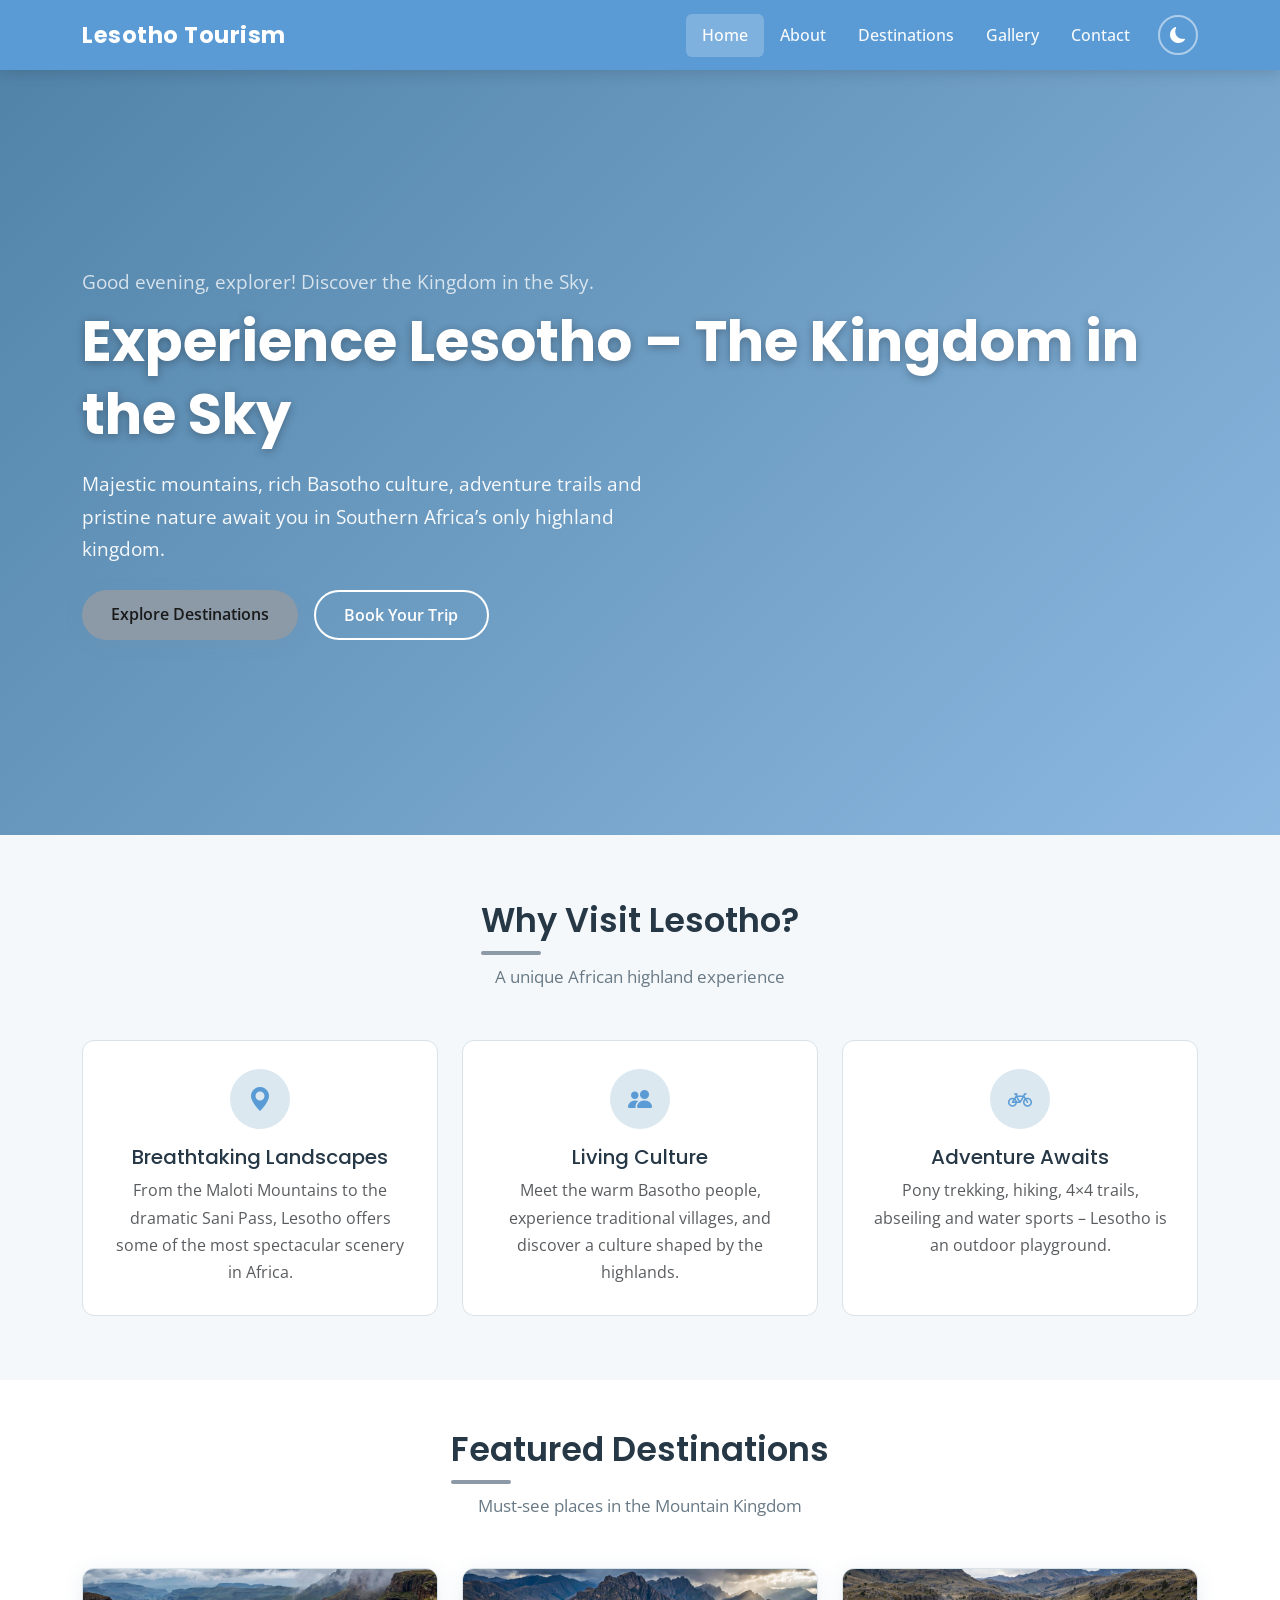
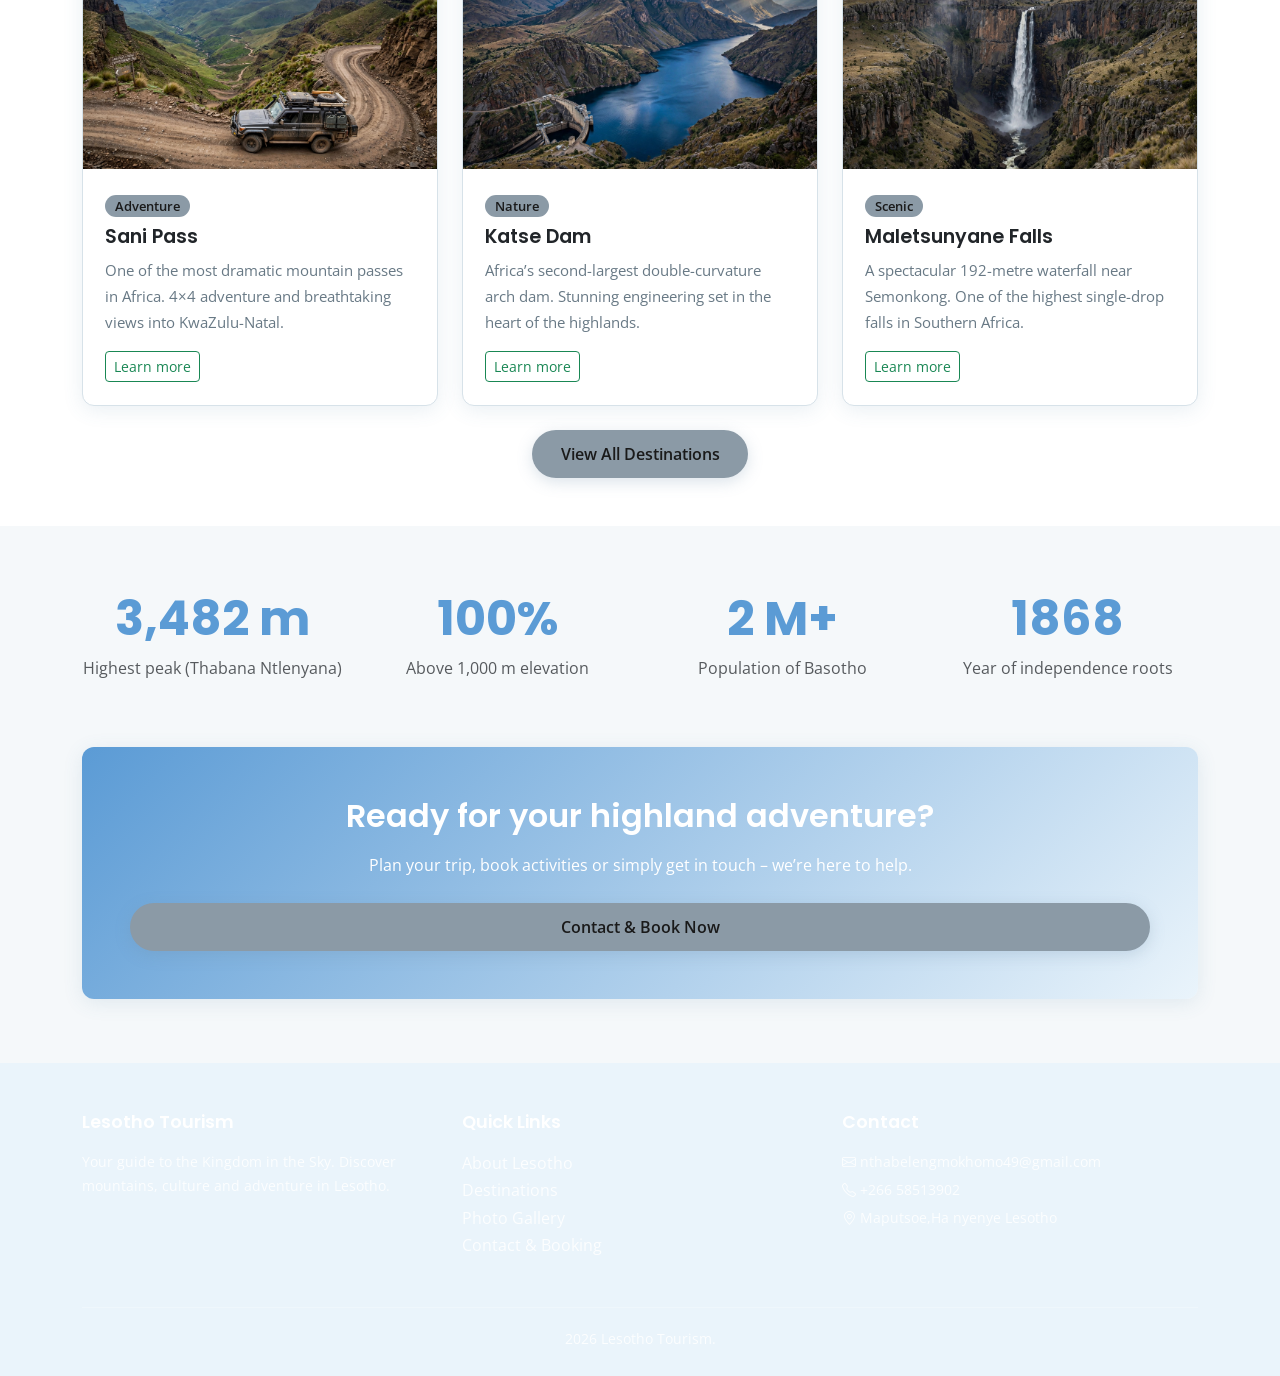
<file: index.html>
<!DOCTYPE html>
<html lang="en" data-theme="light">
<head>
  <meta charset="UTF-8">
  <meta name="viewport" content="width=device-width, initial-scale=1.0">
  <meta name="description" content="Discover Lesotho - The Kingdom in the Sky. Explore destinations, activities, accommodation and book your adventure.">
  <title>Lesotho Tourism | Kingdom in the Sky</title>

  <link href="https://cdn.jsdelivr.net/npm/bootstrap@5.3.3/dist/css/bootstrap.min.css" rel="stylesheet">
  <link href="https://cdn.jsdelivr.net/npm/bootstrap-icons@1.11.3/font/bootstrap-icons.min.css" rel="stylesheet">
  <link href="https://fonts.googleapis.com/css2?family=Poppins:wght@400;500;600;700&family=Open+Sans:wght@400;500;600&display=swap" rel="stylesheet">
  <link rel="stylesheet" href="styles.css">
</head>
<body>
  <header>
    <nav class="navbar navbar-expand-lg navbar-custom sticky-top">
      <div class="container">
        <a class="navbar-brand" href="index.html">
          <i class="bi bi-mountain"></i> Lesotho Tourism
        </a>
        <button class="navbar-toggler" type="button" data-bs-toggle="collapse" data-bs-target="#mainNav" aria-controls="mainNav" aria-expanded="false" aria-label="Toggle navigation">
          <span class="navbar-toggler-icon"></span>
        </button>
        <div class="collapse navbar-collapse" id="mainNav">
          <ul class="navbar-nav ms-auto align-items-lg-center">
            <li class="nav-item"><a class="nav-link active" href="index.html">Home</a></li>
            <li class="nav-item"><a class="nav-link" href="about.html">About</a></li>
            <li class="nav-item"><a class="nav-link" href="destinations.html">Destinations</a></li>
            <li class="nav-item"><a class="nav-link" href="gallery.html">Gallery</a></li>
            <li class="nav-item"><a class="nav-link" href="contact.html">Contact</a></li>
            <li class="nav-item">
              <button class="theme-toggle" id="themeToggle" title="Toggle dark mode" aria-label="Toggle dark/light mode">
                <i class="bi bi-moon-fill"></i>
              </button>
            </li>
          </ul>
        </div>
      </div>
    </nav>
  </header>

  <main>
    <section class="hero">
      <div class="container">
        <div class="hero-content">
          <p class="mb-2 opacity-75" id="dynamicWelcome">Welcome, explorer! Discover the Kingdom in the Sky.</p>
          <h1>Experience Lesotho – The Kingdom in the Sky</h1>
          <p class="mt-3 mb-4">Majestic mountains, rich Basotho culture, adventure trails and pristine nature await you in Southern Africa’s only highland kingdom.</p>
          <div class="d-flex flex-wrap gap-3">
            <a href="destinations.html" class="btn btn-hero">Explore Destinations</a>
            <a href="contact.html" class="btn btn-outline-hero">Book Your Trip</a>
          </div>
        </div>
      </div>
    </section>
    <section class="container mt-section mb-section">
      <div class="text-center mb-5">
        <h2 class="section-title">Why Visit Lesotho?</h2>
        <p class="section-subtitle">A unique African highland experience</p>
      </div>
      <div class="row g-4">
        <div class="col-md-4">
          <article class="feature-box">
            <div class="icon"><i class="bi bi-geo-alt-fill"></i></div>
            <h3 class="h5">Breathtaking Landscapes</h3>
            <p class="text-muted mb-0">From the Maloti Mountains to the dramatic Sani Pass, Lesotho offers some of the most spectacular scenery in Africa.</p>
          </article>
        </div>
        <div class="col-md-4">
          <article class="feature-box">
            <div class="icon"><i class="bi bi-people-fill"></i></div>
            <h3 class="h5">Living Culture</h3>
            <p class="text-muted mb-0">Meet the warm Basotho people, experience traditional villages, and discover a culture shaped by the highlands.</p>
          </article>
        </div>
        <div class="col-md-4">
          <article class="feature-box">
            <div class="icon"><i class="bi bi-bicycle"></i></div>
            <h3 class="h5">Adventure Awaits</h3>
            <p class="text-muted mb-0">Pony trekking, hiking, 4×4 trails, abseiling and water sports – Lesotho is an outdoor playground.</p>
          </article>
        </div>
      </div>
    </section>
    <section class="bg-section py-5">
      <div class="container">
        <div class="text-center mb-5">
          <h2 class="section-title">Featured Destinations</h2>
          <p class="section-subtitle">Must-see places in the Mountain Kingdom</p>
        </div>
        <div class="row g-4">
          <div class="col-md-4">
            <article class="card card-custom">
              <img src="Sani-pass.jpg.jpg" class="card-img-top" alt="Sani Pass mountain road">
              <div class="card-body">
                <span class="badge badge-custom mb-2">Adventure</span>
                <h3 class="card-title">Sani Pass</h3>
                <p class="card-text">One of the most dramatic mountain passes in Africa. 4×4 adventure and breathtaking views into KwaZulu-Natal.</p>
                <a href="destinations.html" class="btn btn-sm btn-outline-success">Learn more</a>
              </div>
            </article>
          </div>
          <div class="col-md-4">
            <article class="card card-custom">
              <img src="katse dam.jpg" class="card-img-top" alt="Katse Dam reservoir">
              <div class="card-body">
                <span class="badge badge-custom mb-2">Nature</span>
                <h3 class="card-title">Katse Dam</h3>
                <p class="card-text">Africa’s second-largest double-curvature arch dam. Stunning engineering set in the heart of the highlands.</p>
                <a href="destinations.html" class="btn btn-sm btn-outline-success">Learn more</a>
              </div>
            </article>
          </div>
          <div class="col-md-4">
            <article class="card card-custom">
              <img src="maletsunyane fall.jpg.jpg" class="card-img-top" alt="Maletsunyane Falls waterfall">
              <div class="card-body">
                <span class="badge badge-custom mb-2">Scenic</span>
                <h3 class="card-title">Maletsunyane Falls</h3>
                <p class="card-text">A spectacular 192-metre waterfall near Semonkong. One of the highest single-drop falls in Southern Africa.</p>
                <a href="destinations.html" class="btn btn-sm btn-outline-success">Learn more</a>
              </div>
            </article>
          </div>
        </div>
        <div class="text-center mt-4">
          <a href="destinations.html" class="btn btn-hero">View All Destinations</a>
        </div>
      </div>
    </section>
    <section class="container mt-section mb-section">
      <div class="row text-center g-4">
        <div class="col-6 col-md-3">
          <h3 class="display-5 fw-bold text-primary-custom">3,482 m</h3>
          <p class="text-muted mb-0">Highest peak (Thabana Ntlenyana)</p>
        </div>
        <div class="col-6 col-md-3">
          <h3 class="display-5 fw-bold text-primary-custom">100%</h3>
          <p class="text-muted mb-0">Above 1,000 m elevation</p>
        </div>
        <div class="col-6 col-md-3">
          <h3 class="display-5 fw-bold text-primary-custom">2 M+</h3>
          <p class="text-muted mb-0">Population of Basotho</p>
        </div>
        <div class="col-6 col-md-3">
          <h3 class="display-5 fw-bold text-primary-custom">1868</h3>
          <p class="text-muted mb-0">Year of independence roots</p>
        </div>
      </div>
    </section>
    <section class="container mb-section">
      <div class="card card-custom p-4 p-md-5 text-center" style="background: linear-gradient(135deg, var(--primary), var(--primary-dark)); border: none;">
        <h2 class="text-white mb-3">Ready for your highland adventure?</h2>
        <p class="text-white opacity-90 mb-4">Plan your trip, book activities or simply get in touch – we’re here to help.</p>
        <a href="contact.html" class="btn btn-hero">Contact & Book Now</a>
      </div>
    </section>
  </main>
  <footer class="footer">
    <div class="container">
      <div class="row g-4">
        <div class="col-md-4">
          <h5><i class="bi bi-mountain"></i> Lesotho Tourism</h5>
          <p class="small">Your guide to the Kingdom in the Sky. Discover mountains, culture and adventure in Lesotho.</p>
        </div>
        <div class="col-md-4">
          <h5>Quick Links</h5>
          <ul class="list-unstyled">
            <li><a href="about.html">About Lesotho</a></li>
            <li><a href="destinations.html">Destinations</a></li>
            <li><a href="gallery.html">Photo Gallery</a></li>
            <li><a href="contact.html">Contact & Booking</a></li>
          </ul>
        </div>
        <div class="col-md-4">
          <h5>Contact</h5>
          <p class="small mb-1"><i class="bi bi-envelope"></i> nthabelengmokhomo49@gmail.com</p>
          <p class="small mb-1"><i class="bi bi-telephone"></i> +266 58513902</p>
          <p class="small"><i class="bi bi-geo-alt"></i> Maputsoe,Ha nyenye Lesotho</p>
        </div>
      </div>
      <div class="footer-bottom text-center">
        <p class="mb-0"> 2026 Lesotho Tourism.</p>
      </div>
    </div>
  </footer>
  <script src="https://cdn.jsdelivr.net/npm/bootstrap@5.3.3/dist/js/bootstrap.bundle.min.js"></script>
  <script src="main.js"></script>
</body>
</html>
</file>
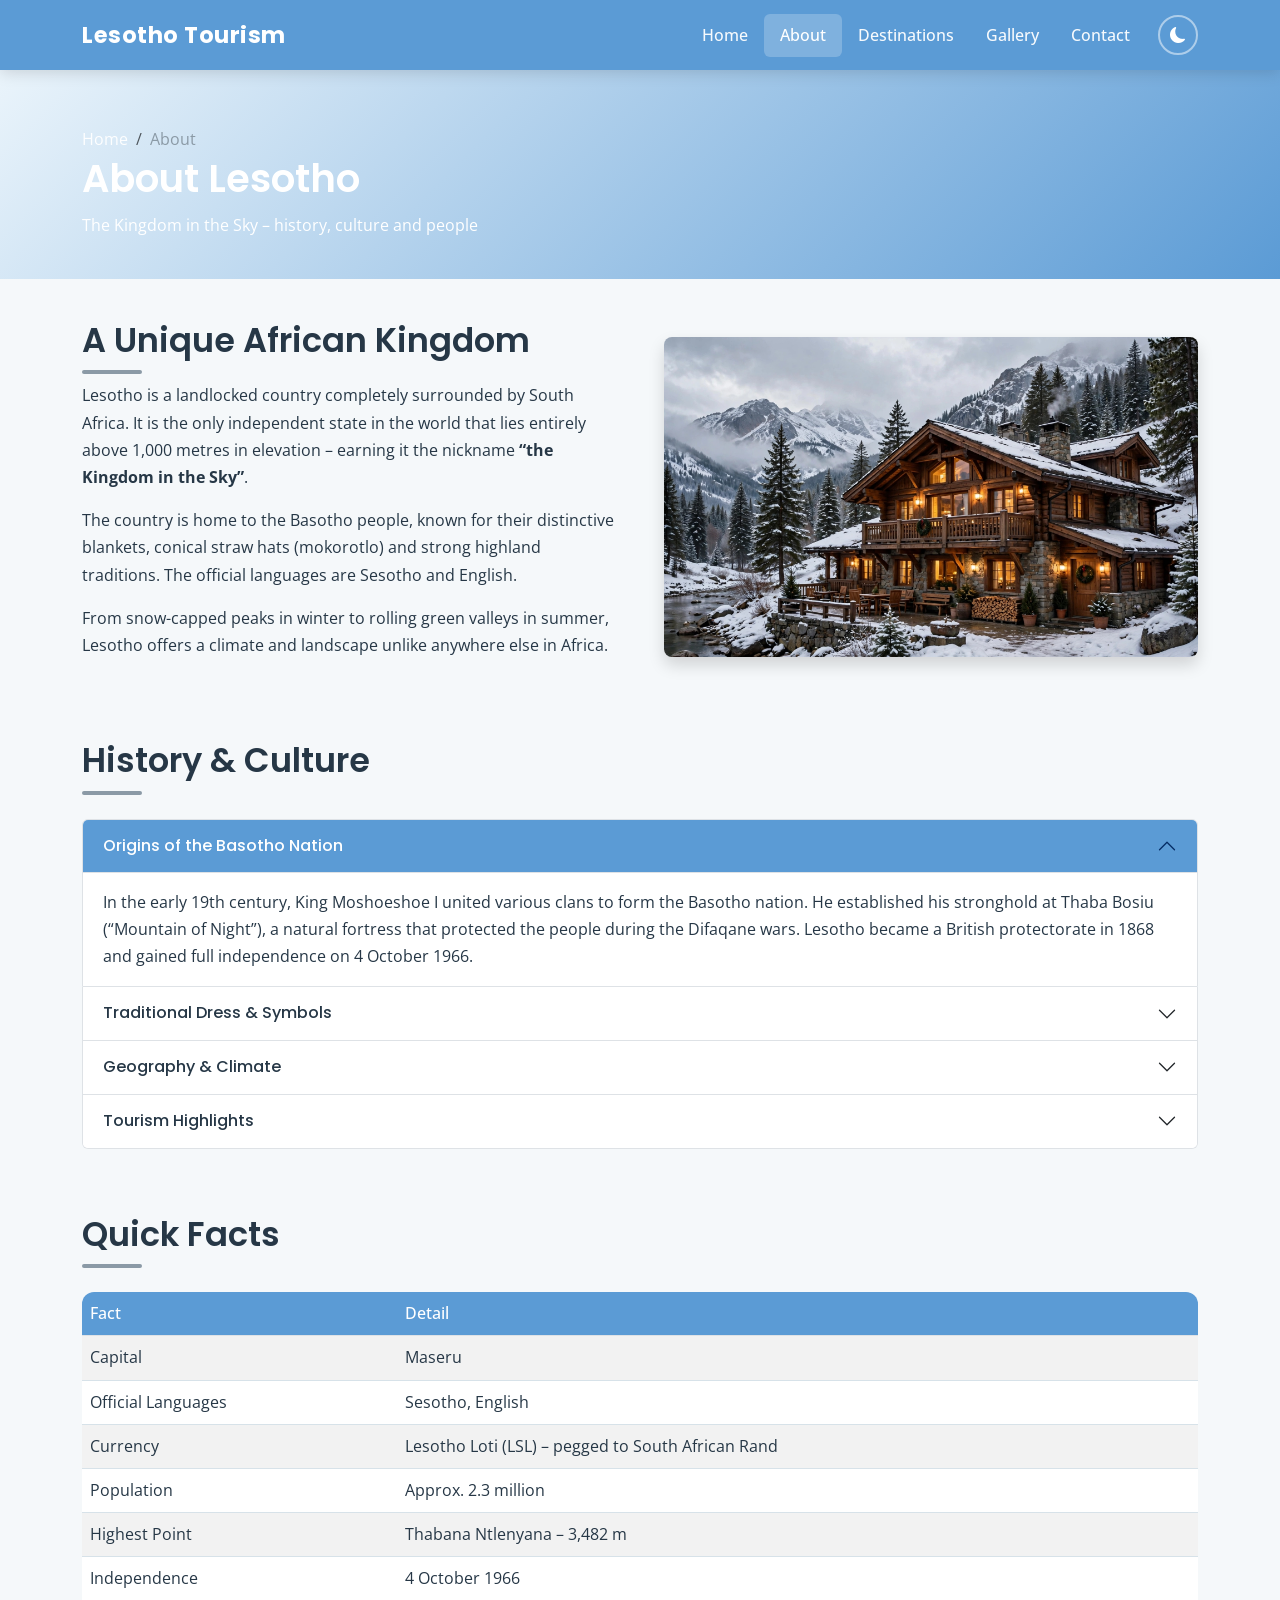
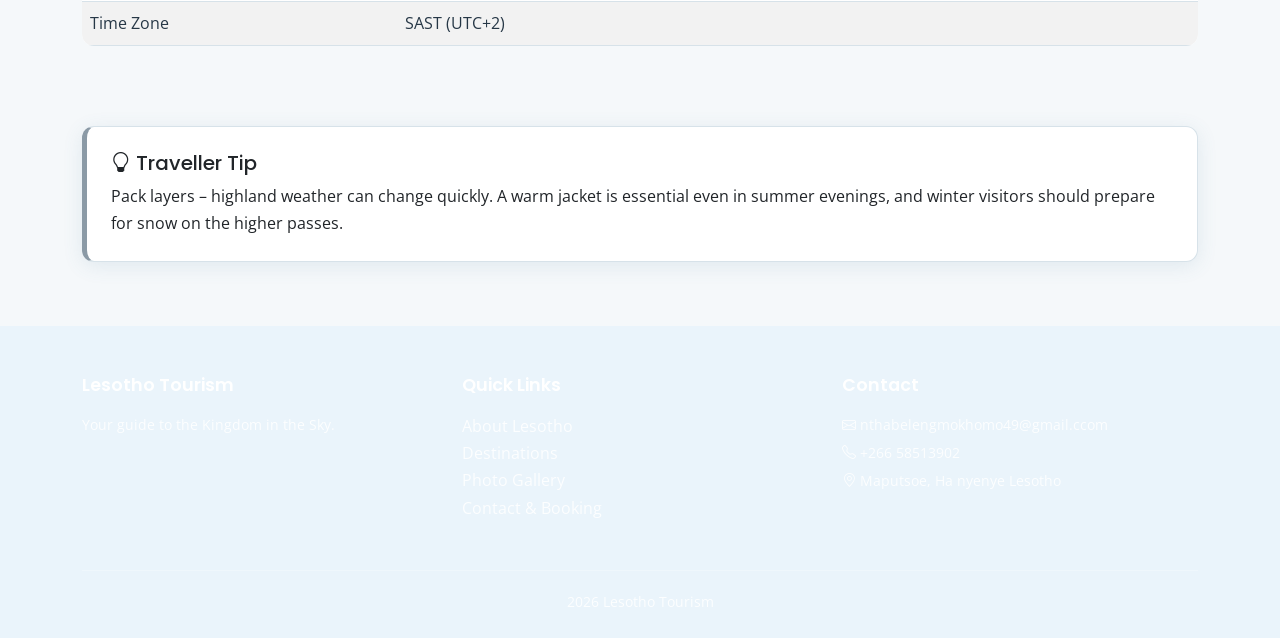
<file: about.html>
<!DOCTYPE html>
<html lang="en" data-theme="light">
<head>
  <meta charset="UTF-8">
  <meta name="viewport" content="width=device-width, initial-scale=1.0">
  <meta name="description" content="Learn about Lesotho – history, culture, people and why it is called the Kingdom in the Sky.">
  <title>About Lesotho | Lesotho Tourism</title>
  <link href="https://cdn.jsdelivr.net/npm/bootstrap@5.3.3/dist/css/bootstrap.min.css" rel="stylesheet">
  <link href="https://cdn.jsdelivr.net/npm/bootstrap-icons@1.11.3/font/bootstrap-icons.min.css" rel="stylesheet">
  <link href="https://fonts.googleapis.com/css2?family=Poppins:wght@400;500;600;700&family=Open+Sans:wght@400;500;600&display=swap" rel="stylesheet">
  <link rel="stylesheet" href="styles.css">
</head>
<body>

  <header>
    <nav class="navbar navbar-expand-lg navbar-custom sticky-top">
      <div class="container">
        <a class="navbar-brand" href="index.html"><i class="bi bi-mountain"></i> Lesotho Tourism</a>
        <button class="navbar-toggler" type="button" data-bs-toggle="collapse" data-bs-target="#mainNav" aria-controls="mainNav" aria-expanded="false" aria-label="Toggle navigation">
          <span class="navbar-toggler-icon"></span>
        </button>
        <div class="collapse navbar-collapse" id="mainNav">
          <ul class="navbar-nav ms-auto align-items-lg-center">
            <li class="nav-item"><a class="nav-link" href="index.html">Home</a></li>
            <li class="nav-item"><a class="nav-link active" href="about.html">About</a></li>
            <li class="nav-item"><a class="nav-link" href="destinations.html">Destinations</a></li>
            <li class="nav-item"><a class="nav-link" href="gallery.html">Gallery</a></li>
            <li class="nav-item"><a class="nav-link" href="contact.html">Contact</a></li>
            <li class="nav-item">
              <button class="theme-toggle" id="themeToggle" title="Toggle dark mode" aria-label="Toggle dark/light mode">
                <i class="bi bi-moon-fill"></i>
              </button>
            </li>
          </ul>
        </div>
      </div>
    </nav>
  </header>

  <main>
    <section class="page-header">
      <div class="container">
        <nav aria-label="breadcrumb">
          <ol class="breadcrumb">
            <li class="breadcrumb-item"><a href="index.html">Home</a></li>
            <li class="breadcrumb-item active" aria-current="page">About</li>
          </ol>
        </nav>
        <h1>About Lesotho</h1>
        <p class="mb-0 opacity-90">The Kingdom in the Sky – history, culture and people</p>
      </div>
    </section>
    <section class="container mb-section">
      <div class="row align-items-center g-5">
        <div class="col-lg-6">
          <h2 class="section-title">A Unique African Kingdom</h2>
          <p>Lesotho is a landlocked country completely surrounded by South Africa. It is the only independent state in the world that lies entirely above 1,000 metres in elevation – earning it the nickname <strong>“the Kingdom in the Sky”</strong>.</p>
          <p>The country is home to the Basotho people, known for their distinctive blankets, conical straw hats (mokorotlo) and strong highland traditions. The official languages are Sesotho and English.</p>
          <p>From snow-capped peaks in winter to rolling green valleys in summer, Lesotho offers a climate and landscape unlike anywhere else in Africa.</p>
        </div>
        <div class="col-lg-6">
          <img src="mountain lodging.jpg.jpg" alt="Mountain landscape of Lesotho" class="rounded-3 shadow" style="width:100%; height:320px; object-fit:cover;">
        </div>
      </div>
    </section>
    <section class="container mb-section">
      <h2 class="section-title mb-4">History & Culture</h2>
      <div class="accordion" id="aboutAccordion">
        <div class="accordion-item">
          <h3 class="accordion-header">
            <button class="accordion-button" type="button" data-bs-toggle="collapse" data-bs-target="#hist1" aria-expanded="true" aria-controls="hist1">
              Origins of the Basotho Nation
            </button>
          </h3>
          <div id="hist1" class="accordion-collapse collapse show" data-bs-parent="#aboutAccordion">
            <div class="accordion-body">
              In the early 19th century, King Moshoeshoe I united various clans to form the Basotho nation. He established his stronghold at Thaba Bosiu (“Mountain of Night”), a natural fortress that protected the people during the Difaqane wars. Lesotho became a British protectorate in 1868 and gained full independence on 4 October 1966.
            </div>
          </div>
        </div>
        <div class="accordion-item">
          <h3 class="accordion-header">
            <button class="accordion-button collapsed" type="button" data-bs-toggle="collapse" data-bs-target="#hist2" aria-expanded="false" aria-controls="hist2">
              Traditional Dress & Symbols
            </button>
          </h3>
          <div id="hist2" class="accordion-collapse collapse" data-bs-parent="#aboutAccordion">
            <div class="accordion-body">
              The Basotho blanket (Seanamarena) is an iconic part of national dress, worn for warmth and ceremony. The mokorotlo (conical hat) appears on the national flag and is a symbol of Lesotho’s identity. Traditional music, dance and storytelling remain vibrant in rural communities.
            </div>
          </div>
        </div>
        <div class="accordion-item">
          <h3 class="accordion-header">
            <button class="accordion-button collapsed" type="button" data-bs-toggle="collapse" data-bs-target="#hist3" aria-expanded="false" aria-controls="hist3">
              Geography & Climate
            </button>
          </h3>
          <div id="hist3" class="accordion-collapse collapse" data-bs-parent="#aboutAccordion">
            <div class="accordion-body">
              Lesotho’s lowest point is about 1,400 m above sea level. The highest peak, Thabana Ntlenyana, rises to 3,482 m. Winters (May–August) can bring snow to the highlands, while summers are mild and ideal for hiking. The country is the source of major rivers that supply water to South Africa via the Lesotho Highlands Water Project.
            </div>
          </div>
        </div>
        <div class="accordion-item">
          <h3 class="accordion-header">
            <button class="accordion-button collapsed" type="button" data-bs-toggle="collapse" data-bs-target="#hist4" aria-expanded="false" aria-controls="hist4">
              Tourism Highlights
            </button>
          </h3>
          <div id="hist4" class="accordion-collapse collapse" data-bs-parent="#aboutAccordion">
            <div class="accordion-body">
              Popular experiences include 4×4 trips over Sani Pass, pony trekking in the highlands, visiting Maletsunyane Falls, exploring Katse Dam, cultural stays in Basotho villages, and winter skiing at Afriski. Lesotho is also known for its fossil-rich sandstone caves and dinosaur footprints.
            </div>
          </div>
        </div>
      </div>
    </section>
    <section class="container mb-section">
      <h2 class="section-title mb-4">Quick Facts</h2>
      <div class="table-responsive">
        <table class="table table-custom table-striped">
          <thead>
            <tr>
              <th scope="col">Fact</th>
              <th scope="col">Detail</th>
            </tr>
          </thead>
          <tbody>
            <tr>
              <td>Capital</td>
              <td>Maseru</td>
            </tr>
            <tr>
              <td>Official Languages</td>
              <td>Sesotho, English</td>
            </tr>
            <tr>
              <td>Currency</td>
              <td>Lesotho Loti (LSL) – pegged to South African Rand</td>
            </tr>
            <tr>
              <td>Population</td>
              <td>Approx. 2.3 million</td>
            </tr>
            <tr>
              <td>Highest Point</td>
              <td>Thabana Ntlenyana – 3,482 m</td>
            </tr>
            <tr>
              <td>Independence</td>
              <td>4 October 1966</td>
            </tr>
            <tr>
              <td>Time Zone</td>
              <td>SAST (UTC+2)</td>
            </tr>
          </tbody>
        </table>
      </div>
    </section>

    <section class="container mb-section">
      <aside class="card card-custom p-4" style="border-left: 5px solid var(--secondary);">
        <h3 class="h5"><i class="bi bi-lightbulb"></i> Traveller Tip</h3>
        <p class="mb-0">Pack layers – highland weather can change quickly. A warm jacket is essential even in summer evenings, and winter visitors should prepare for snow on the higher passes.</p>
      </aside>
    </section>
  </main>

  <footer class="footer">
    <div class="container">
      <div class="row g-4">
        <div class="col-md-4">
          <h5><i class="bi bi-mountain"></i> Lesotho Tourism</h5>
          <p class="small">Your guide to the Kingdom in the Sky.</p>
        </div>
        <div class="col-md-4">
          <h5>Quick Links</h5>
          <ul class="list-unstyled">
            <li><a href="about.html">About Lesotho</a></li>
            <li><a href="destinations.html">Destinations</a></li>
            <li><a href="gallery.html">Photo Gallery</a></li>
            <li><a href="contact.html">Contact & Booking</a></li>
          </ul>
        </div>
        <div class="col-md-4">
          <h5>Contact</h5>
          <p class="small mb-1"><i class="bi bi-envelope"></i> nthabelengmokhomo49@gmail.ccom</p>
          <p class="small mb-1"><i class="bi bi-telephone"></i> +266 58513902</p>
          <p class="small"><i class="bi bi-geo-alt"></i> Maputsoe, Ha nyenye Lesotho</p>
        </div>
      </div>
      <div class="footer-bottom text-center">
        <p class="mb-0"> 2026 Lesotho Tourism</p>
      </div>
    </div>
  </footer>

  <script src="https://cdn.jsdelivr.net/npm/bootstrap@5.3.3/dist/js/bootstrap.bundle.min.js"></script>
  <script src="main.js"></script>
</body>
</html>
</file>
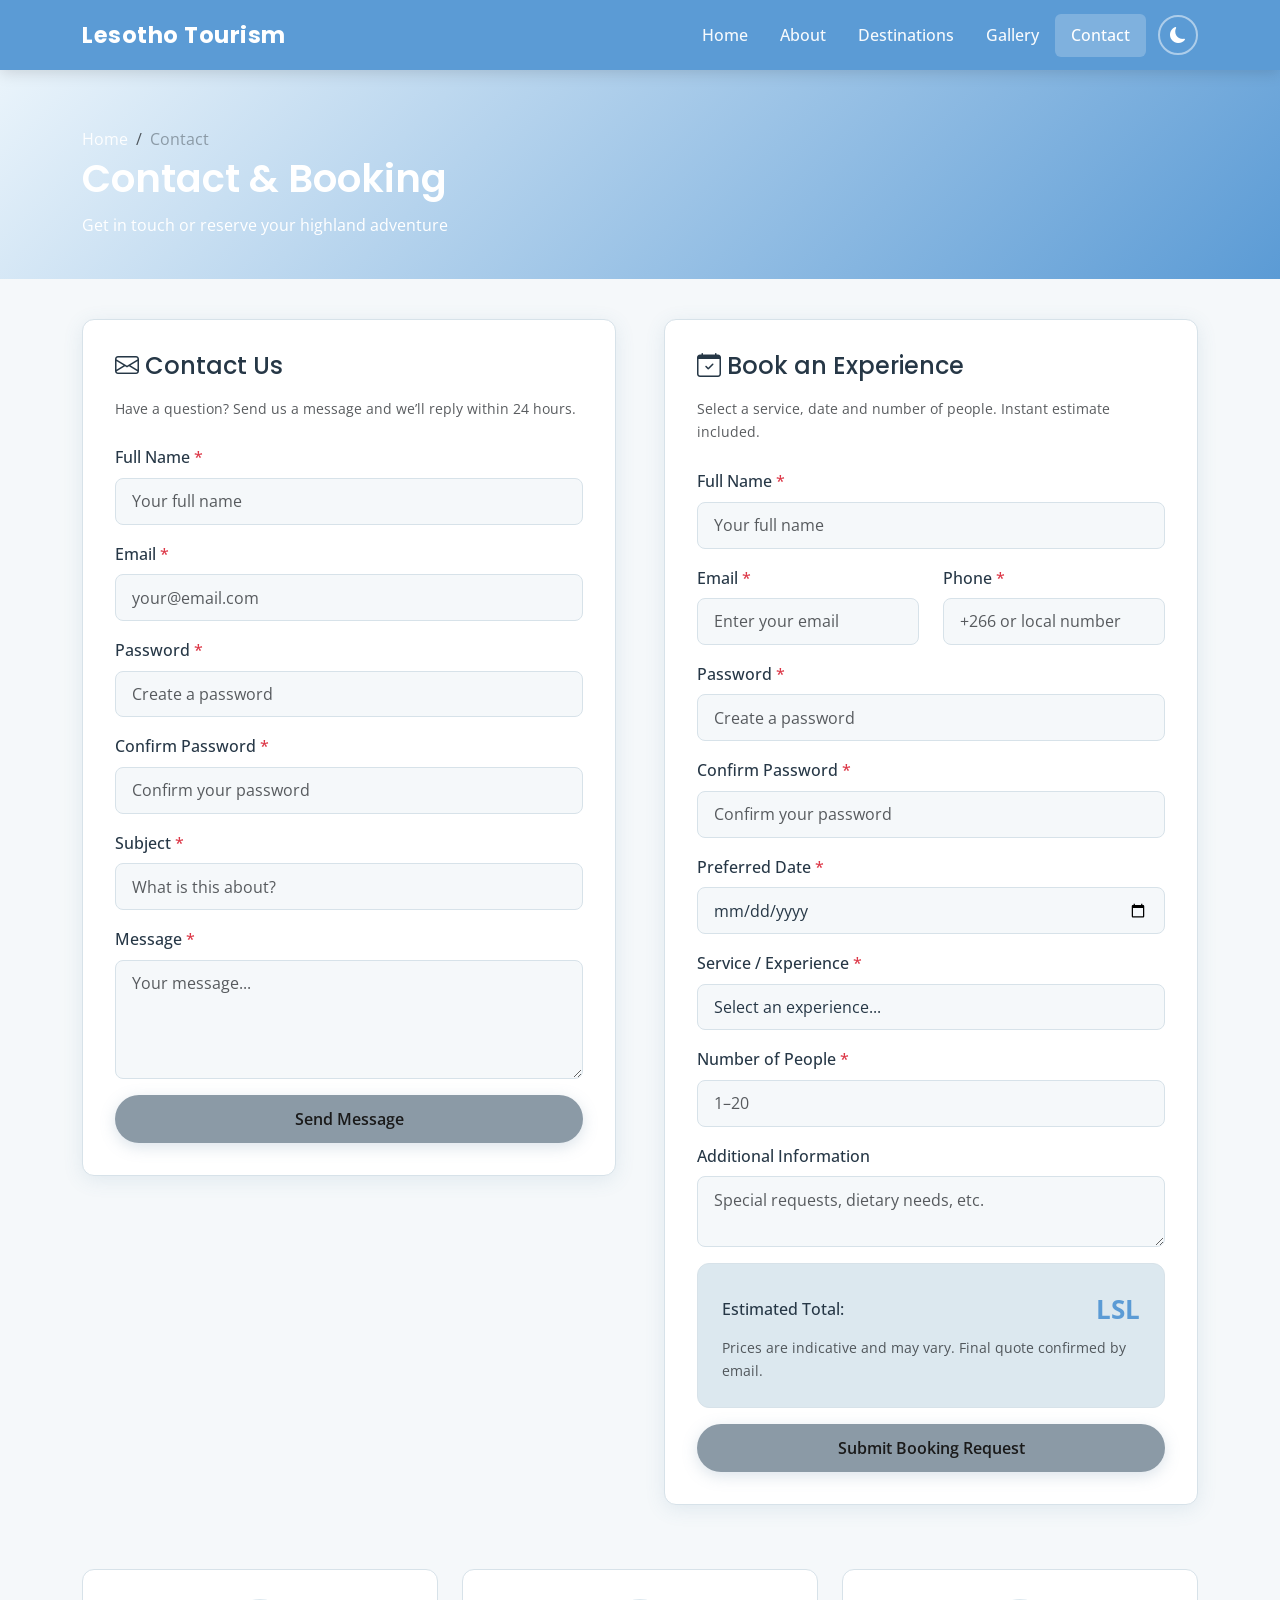
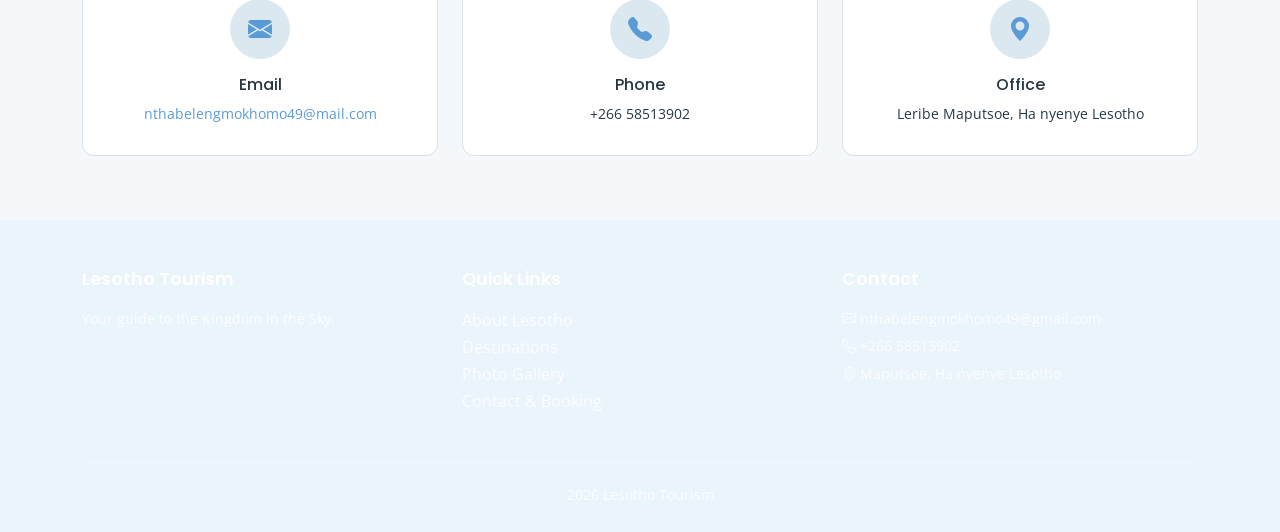
<file: contact.html>
<!DOCTYPE html>
<html lang="en" data-theme="light">
<head>
  <meta charset="UTF-8">
  <meta name="viewport" content="width=device-width, initial-scale=1.0">
  <meta name="description" content="Contact Lesotho Tourism or book your adventure – destinations, activities and accommodation.">
  <title>Contact & Booking | Lesotho Tourism</title>
  <link href="https://cdn.jsdelivr.net/npm/bootstrap@5.3.3/dist/css/bootstrap.min.css" rel="stylesheet">
  <link href="https://cdn.jsdelivr.net/npm/bootstrap-icons@1.11.3/font/bootstrap-icons.min.css" rel="stylesheet">
  <link href="https://fonts.googleapis.com/css2?family=Poppins:wght@400;500;600;700&family=Open+Sans:wght@400;500;600&display=swap" rel="stylesheet">
  <link rel="stylesheet" href="styles.css">
</head>
<body>

  <header>
    <nav class="navbar navbar-expand-lg navbar-custom sticky-top">
      <div class="container">
        <a class="navbar-brand" href="index.html"><i class="bi bi-mountain"></i> Lesotho Tourism</a>
        <button class="navbar-toggler" type="button" data-bs-toggle="collapse" data-bs-target="#mainNav" aria-controls="mainNav" aria-expanded="false" aria-label="Toggle navigation">
          <span class="navbar-toggler-icon"></span>
        </button>
        <div class="collapse navbar-collapse" id="mainNav">
          <ul class="navbar-nav ms-auto align-items-lg-center">
            <li class="nav-item"><a class="nav-link" href="index.html">Home</a></li>
            <li class="nav-item"><a class="nav-link" href="about.html">About</a></li>
            <li class="nav-item"><a class="nav-link" href="destinations.html">Destinations</a></li>
            <li class="nav-item"><a class="nav-link" href="gallery.html">Gallery</a></li>
            <li class="nav-item"><a class="nav-link active" href="contact.html">Contact</a></li>
            <li class="nav-item">
              <button class="theme-toggle" id="themeToggle" title="Toggle dark mode" aria-label="Toggle dark/light mode">
                <i class="bi bi-moon-fill"></i>
              </button>
            </li>
          </ul>
        </div>
      </div>
    </nav>
  </header>

  <main>
    <section class="page-header">
      <div class="container">
        <nav aria-label="breadcrumb">
          <ol class="breadcrumb">
            <li class="breadcrumb-item"><a href="index.html">Home</a></li>
            <li class="breadcrumb-item active" aria-current="page">Contact</li>
          </ol>
        </nav>
        <h1>Contact & Booking</h1>
        <p class="mb-0 opacity-90">Get in touch or reserve your highland adventure</p>
      </div>
    </section>

    <section class="container mb-section">
      <div class="row g-5">
        <div class="col-lg-6">
          <div class="form-section">
            <h2 class="h4 mb-3"><i class="bi bi-envelope"></i> Contact Us</h2>
            <p class="text-muted small mb-4">Have a question? Send us a message and we’ll reply within 24 hours.</p>

            <div id="contactSuccess" class="alert alert-success-custom d-none mb-3" role="alert">
              <strong>Thank you!</strong> Your message has been sent. We will get back to you soon.
            </div>

            <form id="contactForm" novalidate>
              <div class="mb-3">
                <label for="contactName" class="form-label">Full Name <span class="text-danger">*</span></label>
                <input type="text" class="form-control" id="contactName" name="name" required minlength="2" placeholder="Your full name">
                <div class="invalid-feedback">Please enter your name (at least 2 characters).</div>
              </div>
              <div class="mb-3">
                <label for="contactEmail" class="form-label">Email <span class="text-danger">*</span></label>
                <input type="email" class="form-control" id="contactEmail" name="email" required placeholder="your@email.com">
                <div class="invalid-feedback">Please enter a valid email address.</div>
              </div>
              <div class="mb-3">
                <label for="contactPassword" class="form-label">Password <span class="text-danger">*</span></label>
                <input type="password" class="form-control" id="contactPassword" name="password" required minlength="8" autocomplete="new-password" placeholder="Create a password">
                <div class="invalid-feedback">Please enter a password with at least 8 characters.</div>
              </div>
              <div class="mb-3">
                <label for="confirmContactPassword" class="form-label">Confirm Password <span class="text-danger">*</span></label>
                <input type="password" class="form-control" id="confirmContactPassword" name="confirmPassword" required minlength="8" autocomplete="new-password" placeholder="Confirm your password">
                <div class="invalid-feedback">Please make sure both passwords match.</div>
              </div>
              <div class="mb-3">
                <label for="contactSubject" class="form-label">Subject <span class="text-danger">*</span></label>
                <input type="text" class="form-control" id="contactSubject" name="subject" required placeholder="What is this about?">
                <div class="invalid-feedback">Please enter a subject.</div>
              </div>
              <div class="mb-3">
                <label for="contactMessage" class="form-label">Message <span class="text-danger">*</span></label>
                <textarea class="form-control" id="contactMessage" name="message" rows="4" required minlength="10" placeholder="Your message..."></textarea>
                <div class="invalid-feedback">Please write a message (at least 10 characters).</div>
              </div>
              <button type="submit" class="btn btn-hero w-100">Send Message</button>
            </form>
          </div>
        </div>
        <div class="col-lg-6">
          <div class="form-section">
            <h2 class="h4 mb-3"><i class="bi bi-calendar-check"></i> Book an Experience</h2>
            <p class="text-muted small mb-4">Select a service, date and number of people. Instant estimate included.</p>

            <div id="bookingSuccess" class="alert alert-success-custom d-none mb-3" role="alert"></div>

            <form id="bookingForm" novalidate>
              <div class="mb-3">
                <label for="bookName" class="form-label">Full Name <span class="text-danger">*</span></label>
                <input type="text" class="form-control" id="bookName" name="fullName" required minlength="2" placeholder="Your full name">
                <div class="invalid-feedback">Please enter your full name.</div>
              </div>

              <div class="row">
                <div class="col-md-6 mb-3">
                  <label for="bookEmail" class="form-label">Email <span class="text-danger">*</span></label>
                  <input type="email" class="form-control" id="bookEmail" name="email" required placeholder="Enter your email">
                  <div class="invalid-feedback">Please enter a valid email address.</div>
                </div>
                <div class="col-md-6 mb-3">
                  <label for="bookPhone" class="form-label">Phone <span class="text-danger">*</span></label>
                  <input type="tel" class="form-control" id="bookPhone" name="phone" required placeholder="+266 or local number">
                  <div class="invalid-feedback">Please enter your phone number.</div>
                </div>
              </div>

              <div class="mb-3">
                <label for="bookingPassword" class="form-label">Password <span class="text-danger">*</span></label>
                <input type="password" class="form-control" id="bookingPassword" name="password" required minlength="8" autocomplete="new-password" placeholder="Create a password">
                <div class="invalid-feedback">Please enter a password with at least 8 characters.</div>
              </div>
              <div class="mb-3">
                <label for="confirmBookingPassword" class="form-label">Confirm Password <span class="text-danger">*</span></label>
                <input type="password" class="form-control" id="confirmBookingPassword" name="confirmPassword" required minlength="8" autocomplete="new-password" placeholder="Confirm your password">
                <div class="invalid-feedback">Please make sure both passwords match.</div>
              </div>

              <div class="mb-3">
                <label for="bookDate" class="form-label">Preferred Date <span class="text-danger">*</span></label>
                <input type="date" class="form-control" id="bookDate" name="date" required>
                <div class="invalid-feedback">Please choose a future date.</div>
              </div>

              <div class="mb-3">
                <label for="bookService" class="form-label">Service / Experience <span class="text-danger">*</span></label>
                <select class="form-select" id="bookService" name="service" required>
                  <option value="">Select an experience...</option>
                  <option value="sani-pass">Sani Pass 4×4 Adventure – LSL 850 / person</option>
                  <option value="katse-dam">Katse Dam Tour – LSL 450 / person</option>
                  <option value="maletsunyane">Maletsunyane Falls & Abseil – LSL 600 / person</option>
                  <option value="thaba-bosiu">Thaba Bosiu Cultural Visit – LSL 350 / person</option>
                  <option value="pony-trekking">Pony Trekking – LSL 700 / person</option>
                  <option value="cultural-tour">Cultural Village Tour – LSL 400 / person</option>
                  <option value="hiking-package">Highland Hiking Package – LSL 950 / person</option>
                </select>
                <div class="invalid-feedback">Please select a service.</div>
              </div>

              <div class="mb-3">
                <label for="bookPeople" class="form-label">Number of People <span class="text-danger">*</span></label>
                <input type="number" class="form-control" id="bookPeople" name="people" min="1" max="20" required placeholder="1–20">
                <div class="invalid-feedback">Enter a number between 1 and 20.</div>
              </div>

              <div class="mb-3">
                <label for="bookNotes" class="form-label">Additional Information</label>
                <textarea class="form-control" id="bookNotes" name="notes" rows="2" placeholder="Special requests, dietary needs, etc."></textarea>
              </div>

              <div class="calculator-box mb-3">
                <div class="d-flex justify-content-between align-items-center">
                  <span class="fw-medium">Estimated Total:</span>
                  <span class="calc-result" id="calcResult">LSL </span>
                </div>
                <p class="small text-muted mb-0 mt-1">Prices are indicative and may vary. Final quote confirmed by email.</p>
              </div>

              <button type="submit" class="btn btn-hero w-100">Submit Booking Request</button>
            </form>
          </div>
        </div>
      </div>
    </section>
    <section class="container mb-section">
      <div class="row g-4 text-center">
        <div class="col-md-4">
          <div class="feature-box">
            <div class="icon"><i class="bi bi-envelope-fill"></i></div>
            <h3 class="h6">Email</h3>
            <p class="mb-0 small"><a href="nthabelengmokhomo@49gmail.com">nthabelengmokhomo49@mail.com</a></p>
          </div>
        </div>
        <div class="col-md-4">
          <div class="feature-box">
            <div class="icon"><i class="bi bi-telephone-fill"></i></div>
            <h3 class="h6">Phone</h3>
            <p class="mb-0 small">+266 58513902</p>
          </div>
        </div>
        <div class="col-md-4">
          <div class="feature-box">
            <div class="icon"><i class="bi bi-geo-alt-fill"></i></div>
            <h3 class="h6">Office</h3>
            <p class="mb-0 small"> Leribe Maputsoe, Ha nyenye Lesotho</p>
          </div>
        </div>
      </div>
    </section>
  </main>

  <footer class="footer">
    <div class="container">
      <div class="row g-4">
        <div class="col-md-4">
          <h5><i class="bi bi-mountain"></i> Lesotho Tourism</h5>
          <p class="small">Your guide to the Kingdom in the Sky.</p>
        </div>
        <div class="col-md-4">
          <h5>Quick Links</h5>
          <ul class="list-unstyled">
            <li><a href="about.html">About Lesotho</a></li>
            <li><a href="destinations.html">Destinations</a></li>
            <li><a href="gallery.html">Photo Gallery</a></li>
            <li><a href="contact.html">Contact & Booking</a></li>
          </ul>
        </div>
        <div class="col-md-4">
          <h5>Contact</h5>
          <p class="small mb-1"><i class="bi bi-envelope"></i> nthabelengmokhomo49@gmail.com</p>
          <p class="small mb-1"><i class="bi bi-telephone"></i> +266 58513902</p>
          <p class="small"><i class="bi bi-geo-alt"></i> Maputsoe, Ha nyenye Lesotho</p>
        </div>
      </div>
      <div class="footer-bottom text-center"> 
        <p class="mb-0"> 2026 Lesotho Tourism</p>
      </div>
    </div>
  </footer>

  <script src="https://cdn.jsdelivr.net/npm/bootstrap@5.3.3/dist/js/bootstrap.bundle.min.js"></script>

  <script>
    
  </script>
  <script src="main.js"></script>
</body>
</html>
</file>
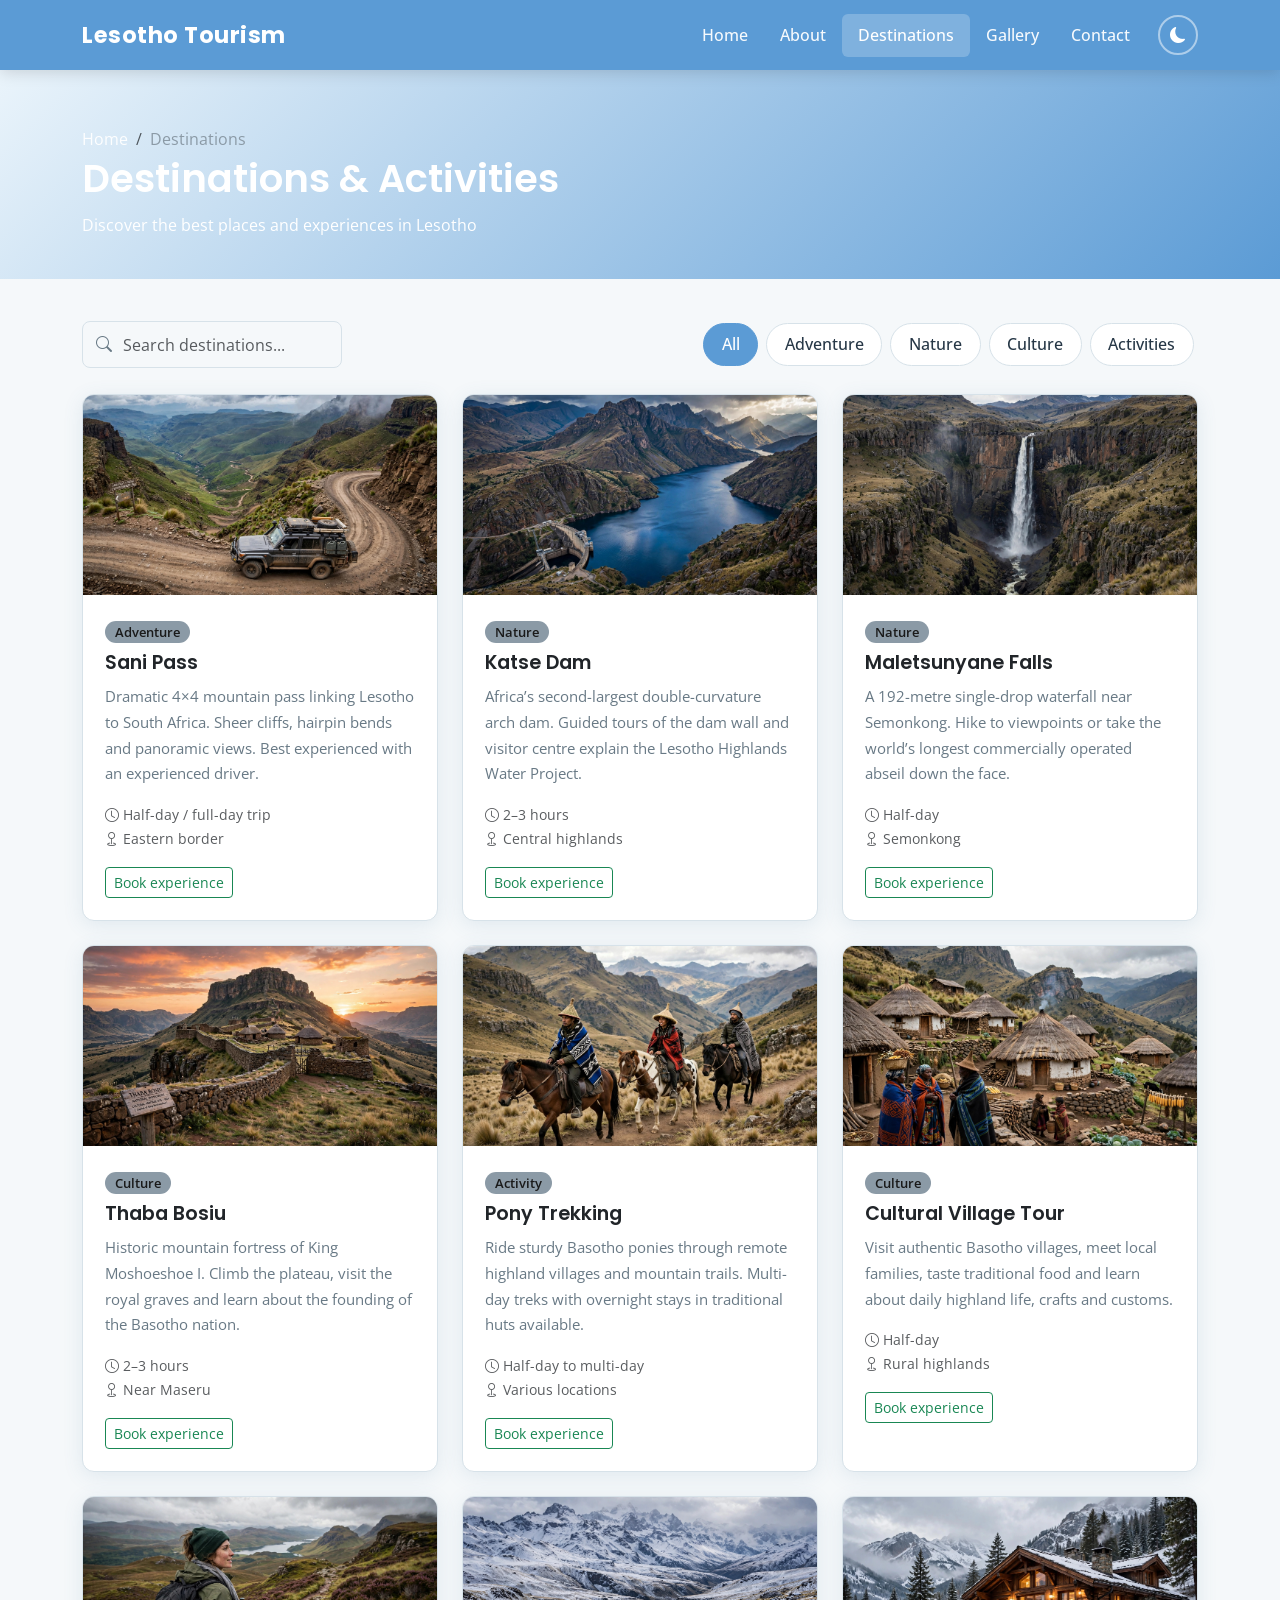
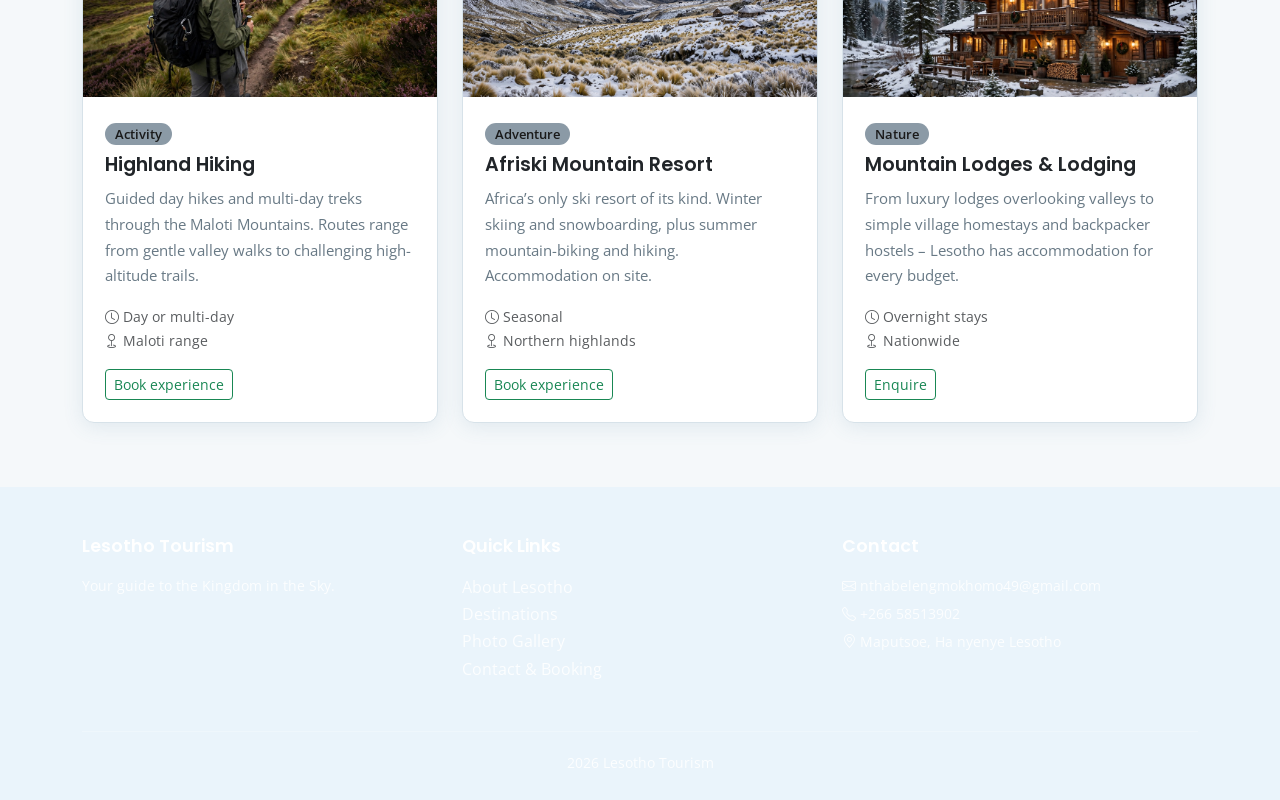
<file: destinations.html>
<!DOCTYPE html>
<html lang="en" data-theme="light">
<head>
  <meta charset="UTF-8">
  <meta name="viewport" content="width=device-width, initial-scale=1.0">
  <meta name="description" content="Explore tourist destinations and activities in Lesotho – Sani Pass, Katse Dam, Maletsunyane Falls, pony trekking and more.">
  <title>Destinations & Activities | Lesotho Tourism</title>
  <link href="https://cdn.jsdelivr.net/npm/bootstrap@5.3.3/dist/css/bootstrap.min.css" rel="stylesheet">
  <link href="https://cdn.jsdelivr.net/npm/bootstrap-icons@1.11.3/font/bootstrap-icons.min.css" rel="stylesheet">
  <link href="https://fonts.googleapis.com/css2?family=Poppins:wght@400;500;600;700&family=Open+Sans:wght@400;500;600&display=swap" rel="stylesheet">
  <link rel="stylesheet" href="styles.css">
</head>
<body>

  <header>
    <nav class="navbar navbar-expand-lg navbar-custom sticky-top">
      <div class="container">
        <a class="navbar-brand" href="index.html"><i class="bi bi-mountain"></i> Lesotho Tourism</a>
        <button class="navbar-toggler" type="button" data-bs-toggle="collapse" data-bs-target="#mainNav" aria-controls="mainNav" aria-expanded="false" aria-label="Toggle navigation">
          <span class="navbar-toggler-icon"></span>
        </button>
        <div class="collapse navbar-collapse" id="mainNav">
          <ul class="navbar-nav ms-auto align-items-lg-center">
            <li class="nav-item"><a class="nav-link" href="index.html">Home</a></li>
            <li class="nav-item"><a class="nav-link" href="about.html">About</a></li>
            <li class="nav-item"><a class="nav-link active" href="destinations.html">Destinations</a></li>
            <li class="nav-item"><a class="nav-link" href="gallery.html">Gallery</a></li>
            <li class="nav-item"><a class="nav-link" href="contact.html">Contact</a></li>
            <li class="nav-item">
              <button class="theme-toggle" id="themeToggle" title="Toggle dark mode" aria-label="Toggle dark/light mode">
                <i class="bi bi-moon-fill"></i>
              </button>
            </li>
          </ul>
        </div>
      </div>
    </nav>
  </header>

  <main>
    <section class="page-header">
      <div class="container">
        <nav aria-label="breadcrumb">
          <ol class="breadcrumb">
            <li class="breadcrumb-item"><a href="index.html">Home</a></li>
            <li class="breadcrumb-item active" aria-current="page">Destinations</li>
          </ol>
        </nav>
        <h1>Destinations & Activities</h1>
        <p class="mb-0 opacity-90">Discover the best places and experiences in Lesotho</p>
      </div>
    </section>

    <section class="container mb-section">
      <div class="d-flex flex-wrap align-items-center justify-content-between gap-3 mb-4">
        <div class="search-box">
          <i class="bi bi-search search-icon"></i>
          <input type="search" id="destSearch" class="form-control" placeholder="Search destinations..." aria-label="Search destinations">
        </div>
        <div class="d-flex flex-wrap">
          <button class="filter-btn active" data-filter="all">All</button>
          <button class="filter-btn" data-filter="adventure">Adventure</button>
          <button class="filter-btn" data-filter="nature">Nature</button>
          <button class="filter-btn" data-filter="culture">Culture</button>
          <button class="filter-btn" data-filter="activity">Activities</button>
        </div>
      </div>
      <div class="row g-4" id="destGrid">
        <div class="col-md-6 col-lg-4" data-category="adventure">
          <article class="card card-custom">
            <img src="Sani-pass.jpg.jpg" class="card-img-top" alt="Sani Pass mountain switchbacks">
            <div class="card-body">
              <span class="badge badge-custom mb-2">Adventure</span>
              <h3 class="card-title">Sani Pass</h3>
              <p class="card-text">Dramatic 4×4 mountain pass linking Lesotho to South Africa. Sheer cliffs, hairpin bends and panoramic views. Best experienced with an experienced driver.</p>
              <ul class="list-unstyled small text-muted mb-3">
                <li><i class="bi bi-clock"></i> Half-day / full-day trip</li>
                <li><i class="bi bi-geo"></i> Eastern border</li>
              </ul>
              <a href="contact.html" class="btn btn-sm btn-outline-success">Book experience</a>
            </div>
          </article>
        </div>
        <div class="col-md-6 col-lg-4" data-category="nature">
          <article class="card card-custom">
            <img src="katse dam.jpg" class="card-img-top" alt="Katse Dam and reservoir">
            <div class="card-body">
              <span class="badge badge-custom mb-2">Nature</span>
              <h3 class="card-title">Katse Dam</h3>
              <p class="card-text">Africa’s second-largest double-curvature arch dam. Guided tours of the dam wall and visitor centre explain the Lesotho Highlands Water Project.</p>
              <ul class="list-unstyled small text-muted mb-3">
                <li><i class="bi bi-clock"></i> 2–3 hours</li>
                <li><i class="bi bi-geo"></i> Central highlands</li>
              </ul>
              <a href="contact.html" class="btn btn-sm btn-outline-success">Book experience</a>
            </div>
          </article>
        </div>
        <div class="col-md-6 col-lg-4" data-category="nature">
          <article class="card card-custom">
            <img src="maletsunyane fall.jpg.jpg" class="card-img-top" alt="Maletsunyane Falls cascading">
            <div class="card-body">
              <span class="badge badge-custom mb-2">Nature</span>
              <h3 class="card-title">Maletsunyane Falls</h3>
              <p class="card-text">A 192-metre single-drop waterfall near Semonkong. Hike to viewpoints or take the world’s longest commercially operated abseil down the face.</p>
              <ul class="list-unstyled small text-muted mb-3">
                <li><i class="bi bi-clock"></i> Half-day</li>
                <li><i class="bi bi-geo"></i> Semonkong</li>
              </ul>
              <a href="contact.html" class="btn btn-sm btn-outline-success">Book experience</a>
            </div>
          </article>
        </div>
        <div class="col-md-6 col-lg-4" data-category="culture">
          <article class="card card-custom">
            <img src="Thaba bosiu.jpg" class="card-img-top" alt="Thaba Bosiu plateau">
            <div class="card-body">
              <span class="badge badge-custom mb-2">Culture</span>
              <h3 class="card-title">Thaba Bosiu</h3>
              <p class="card-text">Historic mountain fortress of King Moshoeshoe I. Climb the plateau, visit the royal graves and learn about the founding of the Basotho nation.</p>
              <ul class="list-unstyled small text-muted mb-3">
                <li><i class="bi bi-clock"></i> 2–3 hours</li>
                <li><i class="bi bi-geo"></i> Near Maseru</li>
              </ul>
              <a href="contact.html" class="btn btn-sm btn-outline-success">Book experience</a>
            </div>
          </article>
        </div>
        <div class="col-md-6 col-lg-4" data-category="activity">
          <article class="card card-custom">
            <img src="Basotho pony terk.jpg.jpg" class="card-img-top" alt="Basotho pony trekking in mountains">
            <div class="card-body">
              <span class="badge badge-custom mb-2">Activity</span>
              <h3 class="card-title">Pony Trekking</h3>
              <p class="card-text">Ride sturdy Basotho ponies through remote highland villages and mountain trails. Multi-day treks with overnight stays in traditional huts available.</p>
              <ul class="list-unstyled small text-muted mb-3">
                <li><i class="bi bi-clock"></i> Half-day to multi-day</li>
                <li><i class="bi bi-geo"></i> Various locations</li>
              </ul>
              <a href="contact.html" class="btn btn-sm btn-outline-success">Book experience</a>
            </div>
          </article>
        </div>
        <div class="col-md-6 col-lg-4" data-category="culture">
          <article class="card card-custom">
            <img src="traditional village.jpg.jpg" class="card-img-top" alt="Traditional Basotho village huts">
            <div class="card-body">
              <span class="badge badge-custom mb-2">Culture</span>
              <h3 class="card-title">Cultural Village Tour</h3>
              <p class="card-text">Visit authentic Basotho villages, meet local families, taste traditional food and learn about daily highland life, crafts and customs.</p>
              <ul class="list-unstyled small text-muted mb-3">
                <li><i class="bi bi-clock"></i> Half-day</li>
                <li><i class="bi bi-geo"></i> Rural highlands</li>
              </ul>
              <a href="contact.html" class="btn btn-sm btn-outline-success">Book experience</a>
            </div>
          </article>
        </div>
        <div class="col-md-6 col-lg-4" data-category="activity">
          <article class="card card-custom">
            <img src="highland hiking.jpg" class="card-img-top" alt="Hiking trail in Lesotho mountains">
            <div class="card-body">
              <span class="badge badge-custom mb-2">Activity</span>
              <h3 class="card-title">Highland Hiking</h3>
              <p class="card-text">Guided day hikes and multi-day treks through the Maloti Mountains. Routes range from gentle valley walks to challenging high-altitude trails.</p>
              <ul class="list-unstyled small text-muted mb-3">
                <li><i class="bi bi-clock"></i> Day or multi-day</li>
                <li><i class="bi bi-geo"></i> Maloti range</li>
              </ul>
              <a href="contact.html" class="btn btn-sm btn-outline-success">Book experience</a>
            </div>
          </article>
        </div>
        <div class="col-md-6 col-lg-4" data-category="adventure">
          <article class="card card-custom">
            <img src="snowy slops.jpg" class="card-img-top" alt="Snowy mountain slopes for skiing">
            <div class="card-body">
              <span class="badge badge-custom mb-2">Adventure</span>
              <h3 class="card-title">Afriski Mountain Resort</h3>
              <p class="card-text">Africa’s only ski resort of its kind. Winter skiing and snowboarding, plus summer mountain-biking and hiking. Accommodation on site.</p>
              <ul class="list-unstyled small text-muted mb-3">
                <li><i class="bi bi-clock"></i> Seasonal</li>
                <li><i class="bi bi-geo"></i> Northern highlands</li>
              </ul>
              <a href="contact.html" class="btn btn-sm btn-outline-success">Book experience</a>
            </div>
          </article>
        </div>
        <div class="col-md-6 col-lg-4" data-category="nature">
          <article class="card card-custom">
            <img src="mountain lodging.jpg.jpg" class="card-img-top" alt="Mountain lodge accommodation">
            <div class="card-body">
              <span class="badge badge-custom mb-2">Nature</span>
              <h3 class="card-title">Mountain Lodges & Lodging</h3>
              <p class="card-text">From luxury lodges overlooking valleys to simple village homestays and backpacker hostels – Lesotho has accommodation for every budget.</p>
              <ul class="list-unstyled small text-muted mb-3">
                <li><i class="bi bi-clock"></i> Overnight stays</li>
                <li><i class="bi bi-geo"></i> Nationwide</li>
              </ul>
              <a href="contact.html" class="btn btn-sm btn-outline-success">Enquire</a>
            </div>
          </article>
        </div>
      </div>
    </section>
  </main>

  <footer class="footer">
    <div class="container">
      <div class="row g-4">
        <div class="col-md-4">
          <h5><i class="bi bi-mountain"></i> Lesotho Tourism</h5>
          <p class="small">Your guide to the Kingdom in the Sky.</p>
        </div>
        <div class="col-md-4">
          <h5>Quick Links</h5>
          <ul class="list-unstyled">
            <li><a href="about.html">About Lesotho</a></li>
            <li><a href="destinations.html">Destinations</a></li>
            <li><a href="gallery.html">Photo Gallery</a></li>
            <li><a href="contact.html">Contact & Booking</a></li>
          </ul>
        </div>
        <div class="col-md-4">
          <h5>Contact</h5>
          <p class="small mb-1"><i class="bi bi-envelope"></i> nthabelengmokhomo49@gmail.com</p>
          <p class="small mb-1"><i class="bi bi-telephone"></i> +266 58513902</p>
          <p class="small"><i class="bi bi-geo-alt"></i> Maputsoe, Ha nyenye Lesotho</p>
        </div>
      </div>
      <div class="footer-bottom text-center">
        <p class="mb-0"> 2026 Lesotho Tourism</p>
      </div>
    </div>
  </footer>

  <script src="https://cdn.jsdelivr.net/npm/bootstrap@5.3.3/dist/js/bootstrap.bundle.min.js"></script>
  <script src="main.js"></script>
</body>
</html>
</file>
<file: styles.css>
:root {
  --primary: #5b9bd5;          
  --primary-dark: #eaf4fb;
  --primary-light: #8aa9bf;
  --secondary: #8b9aa6;       
  --secondary-dark: #6f7f8b;
  --accent: #dce8ef;
  --text: #263746;
  --text-muted: #687985;
  --bg: #f5f8fa;
  --card-bg: #ffffff;
  --border: #d7e2e9;
  --shadow: 0 4px 20px rgba(70, 120, 155, 0.12);
  --shadow-hover: 0 8px 30px rgba(70, 120, 155, 0.20);
  --radius: 12px;
  --transition: all 0.3s ease;
  --font-heading: 'Poppins', sans-serif;
  --font-body: 'Open Sans', sans-serif;
}

[data-theme="dark"] {
  --primary: #78b6df;
  --primary-dark: #4d91c2;
  --primary-light: #a9d3ed;
  --secondary: #aebbc4;
  --text: #263746;
  --text-muted: #9aaab5;
  --bg: #edf3f7;
  --card-bg: #ffffff;
  --border: #d7e2e9;
  --shadow: 0 4px 20px rgba(50, 75, 95, 0.12);
  --shadow-hover: 0 8px 30px rgba(50, 75, 95, 0.20);
  --accent: #ffffff;
}

*,
*::before,
*::after {
  box-sizing: border-box;
  margin: 0;
  padding: 0;
}

html {
  scroll-behavior: smooth;
}

body {
  font-family: var(--font-body);
  background-color: var(--bg);
  color: var(--text);
  line-height: 1.7;
  transition: background-color 0.35s ease, color 0.35s ease;
}

h1, h2, h3, h4, h5, h6 {
  font-family: var(--font-heading);
  font-weight: 600;
  color: var(--text);
  line-height: 1.3;
}

a {
  color: var(--primary);
  text-decoration: none;
  transition: var(--transition);
}

a:hover {
  color: var(--secondary);
}

img {
  max-width: 100%;
  height: auto;
  display: block;
}

.section-title {
  font-size: 2.1rem;
  margin-bottom: 0.5rem;
  position: relative;
  display: inline-block;
}

.section-title::after {
  content: '';
  display: block;
  width: 60px;
  height: 4px;
  background: var(--secondary);
  margin-top: 8px;
  border-radius: 2px;
}

.section-subtitle {
  color: var(--text-muted);
  font-size: 1.05rem;
  margin-bottom: 2rem;
}
.navbar-custom {
  background: var(--primary) !important;
  box-shadow: 0 2px 15px rgba(0,0,0,0.15);
  padding: 0.7rem 0;
  transition: var(--transition);
}

.navbar-custom .navbar-brand {
  font-family: var(--font-heading);
  font-weight: 700;
  font-size: 1.4rem;
  color: #fff !important;
  letter-spacing: 0.5px;
}

.navbar-custom .nav-link {
  color: rgba(255,255,255,0.95) !important;
  font-weight: 500;
  padding: 0.5rem 1rem !important;
  border-radius: 6px;
  transition: var(--transition);
}

.navbar-custom .nav-link:hover,
.navbar-custom .nav-link.active {
  color: #fff !important;
  background: rgba(255,255,255,0.22);
}

.navbar-toggler {
  border-color: rgba(255,255,255,0.4);
}

.navbar-toggler-icon {
  background-image: url("data:image/svg+xml,%3csvg xmlns='http://www.w3.org/2000/svg' viewBox='0 0 30 30'%3e%3cpath stroke='rgba%28255, 255, 255, 0.9%29' stroke-linecap='round' stroke-miterlimit='10' stroke-width='2' d='M4 7h22M4 15h22M4 23h22'/%3e%3c/svg%3");
}
.theme-toggle {
  background: transparent;
  border: 2px solid rgba(255,255,255,0.5);
  color: #fff;
  width: 40px;
  height: 40px;
  border-radius: 50%;
  display: flex;
  align-items: center;
  justify-content: center;
  cursor: pointer;
  transition: var(--transition);
  margin-left: 0.75rem;
}

.theme-toggle:hover {
  background: rgba(255,255,255,0.22);
  border-color: #fff;
}

.hero {
  background: linear-gradient(135deg, rgba(45, 105, 150, 0.82), rgba(91, 155, 213, 0.68)),
              url('https://images.unsplash.com/photo-1506905925346-21bda4d32df4?w=1600&q=80') center/cover no-repeat;
  min-height: 85vh;
  display: flex;
  align-items: center;
  color: #fff;
  position: relative;
}

.hero-content h1 {
  font-size: clamp(2.2rem, 5vw, 3.5rem);
  font-weight: 700;
  color: #fff;
  text-shadow: 0 2px 10px rgba(0,0,0,0.3);
}

.hero-content p {
  font-size: 1.2rem;
  max-width: 560px;
  opacity: 0.95;
}

.btn-hero {
  background: var(--secondary);
  color: #1a1a1a;
  font-weight: 600;
  padding: 0.75rem 1.8rem;
  border-radius: 50px;
  border: none;
  transition: var(--transition);
  box-shadow: 0 4px 15px rgba(110, 145, 170, 0.25);
}

.btn-hero:hover {
  background: var(--secondary-dark);
  color: #fff;
  transform: translateY(-2px);
  box-shadow: 0 6px 20px rgba(110, 145, 170, 0.30);
}

.btn-outline-hero {
  border: 2px solid #fff;
  color: #fff;
  font-weight: 600;
  padding: 0.7rem 1.8rem;
  border-radius: 50px;
  background: transparent;
  transition: var(--transition);
}

.btn-outline-hero:hover {
  background: #fff;
  color: var(--primary-dark);
}
.card-custom {
  background: var(--card-bg);
  border: 1px solid var(--border);
  border-radius: var(--radius);
  overflow: hidden;
  box-shadow: var(--shadow);
  transition: var(--transition);
  height: 100%;
}

.card-custom:hover {
  transform: translateY(-6px);
  box-shadow: var(--shadow-hover);
}

.card-custom .card-img-top {
  height: 200px;
  object-fit: cover;
  transition: transform 0.4s ease;
}

.card-custom:hover .card-img-top {
  transform: scale(1.05);
}

.card-custom .card-body {
  padding: 1.4rem;
}

.card-custom .card-title {
  font-size: 1.2rem;
  margin-bottom: 0.5rem;
}

.card-custom .card-text {
  color: var(--text-muted);
  font-size: 0.95rem;
}

.badge-custom {
  background: var(--secondary);
  color: #1a1a1a;
  font-weight: 600;
  padding: 0.35em 0.75em;
  border-radius: 20px;
  font-size: 0.8rem;
}
.feature-box {
  background: var(--card-bg);
  border: 1px solid var(--border);
  border-radius: var(--radius);
  padding: 1.8rem;
  text-align: center;
  transition: var(--transition);
  height: 100%;
}

.feature-box:hover {
  border-color: var(--primary);
  box-shadow: var(--shadow);
}

.feature-box .icon {
  width: 60px;
  height: 60px;
  background: var(--accent);
  color: var(--primary);
  border-radius: 50%;
  display: flex;
  align-items: center;
  justify-content: center;
  font-size: 1.5rem;
  margin: 0 auto 1rem;
  transition: var(--transition);
}

.feature-box:hover .icon {
  background: var(--primary);
  color: #fff;
}
.gallery-item {
  position: relative;
  overflow: hidden;
  border-radius: var(--radius);
  cursor: pointer;
  aspect-ratio: 4/3;
}

.gallery-item img {
  width: 100%;
  height: 100%;
  object-fit: cover;
  transition: transform 0.4s ease;
}

.gallery-item:hover img {
  transform: scale(1.08);
}

.gallery-item .overlay {
  position: absolute;
  inset: 0;
  background: linear-gradient(to top, rgba(45,105,150,0.85), transparent 60%);
  opacity: 0;
  transition: opacity 0.3s ease;
  display: flex;
  align-items: flex-end;
  padding: 1rem;
  color: #fff;
}

.gallery-item:hover .overlay {
  opacity: 1;
}
.lightbox-img {
  max-height: 80vh;
  width: auto;
  margin: 0 auto;
  border-radius: 8px;
}
.form-section {
  background: var(--card-bg);
  border: 1px solid var(--border);
  border-radius: var(--radius);
  padding: 2rem;
  box-shadow: var(--shadow);
}

.form-control, .form-select {
  background: var(--bg);
  border: 1px solid var(--border);
  color: var(--text);
  border-radius: 8px;
  padding: 0.65rem 1rem;
  transition: var(--transition);
}

.form-control:focus, .form-select:focus {
  border-color: var(--primary);
  box-shadow: 0 0 0 3px rgba(70, 120, 155, 0.20);
  background: var(--card-bg);
  color: var(--text);
}

.form-label {
  font-weight: 500;
  margin-bottom: 0.4rem;
}

.is-invalid {
  border-color: #dc3545 !important;
}

.invalid-feedback {
  display: none;
  color: #dc3545;
  font-size: 0.875rem;
}

.is-invalid ~ .invalid-feedback,
.was-validated .form-control:invalid ~ .invalid-feedback {
  display: block;
}

.alert-success-custom {
  background: #e2f0f8;
  color: #315d78;
  border: 1px solid #c8dce9;
  border-radius: 8px;
  padding: 1rem;
}

[data-theme="dark"] .alert-success-custom {
  background: #e3eef5;
  color: #315d78;
  border-color: #c8dce9;
}
.filter-btn {
  background: var(--card-bg);
  border: 1px solid var(--border);
  color: var(--text);
  padding: 0.45rem 1.1rem;
  border-radius: 50px;
  font-weight: 500;
  transition: var(--transition);
  margin: 0.25rem;
}

.filter-btn:hover,
.filter-btn.active {
  background: var(--primary);
  color: #fff;
  border-color: var(--primary);
}

.search-box {
  max-width: 400px;
  position: relative;
}

.search-box .form-control {
  padding-left: 2.5rem;
}

.search-box .search-icon {
  position: absolute;
  left: 0.9rem;
  top: 50%;
  transform: translateY(-50%);
  color: var(--text-muted);
}
.calculator-box {
  background: var(--accent);
  border: 1px solid var(--border);
  border-radius: var(--radius);
  padding: 1.5rem;
}

.calc-result {
  font-size: 1.6rem;
  font-weight: 700;
  color: var(--primary);
}
.footer {
  background: var(--primary-dark);
  color: rgba(255,255,255,0.85);
  padding: 3rem 0 1.5rem;
  margin-top: 4rem;
}

.footer h5 {
  color: #fff;
  margin-bottom: 1rem;
  font-size: 1.1rem;
}

.footer a {
  color: rgba(255,255,255,0.85);
}

.footer a:hover {
  color: var(--secondary);
}

.footer-bottom {
  border-top: 1px solid rgba(255,255,255,0.22);
  padding-top: 1.2rem;
  margin-top: 2rem;
  font-size: 0.9rem;
}
.accordion-button {
  background: var(--card-bg);
  color: var(--text);
  font-weight: 500;
}

.accordion-button:not(.collapsed) {
  background: var(--primary);
  color: #fff;
}

.accordion-button:focus {
  box-shadow: 0 0 0 3px rgba(91, 155, 213, 0.25);
}

.accordion-body {
  background: var(--card-bg);
  color: var(--text);
}

.page-header {
  background: linear-gradient(135deg, var(--primary-dark), var(--primary));
  color: #fff;
  padding: 3.5rem 0 2.5rem;
  margin-bottom: 2.5rem;
}

.page-header h1 {
  color: #fff;
  font-size: 2.4rem;
}

.page-header .breadcrumb {
  background: transparent;
  margin-bottom: 0;
}

.page-header .breadcrumb-item a {
  color: rgba(255,255,255,0.95);
}

.page-header .breadcrumb-item.active {
  color: var(--secondary);
}

.table-custom {
  background: var(--card-bg);
  border-radius: var(--radius);
  overflow: hidden;
}

.table-custom th {
  background: var(--primary);
  color: #fff;
  font-weight: 500;
}

.table-custom td {
  color: var(--text);
  border-color: var(--border);
}
.bg-section {
  background: var(--card-bg);
}

.text-primary-custom {
  color: var(--primary) !important;
}

.mt-section {
  margin-top: 4rem;
}

.mb-section {
  margin-bottom: 4rem;
}
@media (max-width: 768px) {
  .hero {
    min-height: 70vh;
    text-align: center;
  }
  .hero-content p {
    margin-left: auto;
    margin-right: auto;
  }
  .section-title {
    font-size: 1.7rem;
  }
  .page-header h1 {
    font-size: 1.9rem;
  }
}

@media (max-width: 576px) {
  .hero-content h1 {
    font-size: 1.9rem;
  }
  .btn-hero, .btn-outline-hero {
    display: block;
    width: 100%;
    margin-bottom: 0.75rem;
  }
}

.fade-in {
  animation: fadeIn 0.6s ease forwards;
}

@keyframes fadeIn {
  from { opacity: 0; transform: translateY(15px); }
  to { opacity: 1; transform: translateY(0); }
}
</file>
